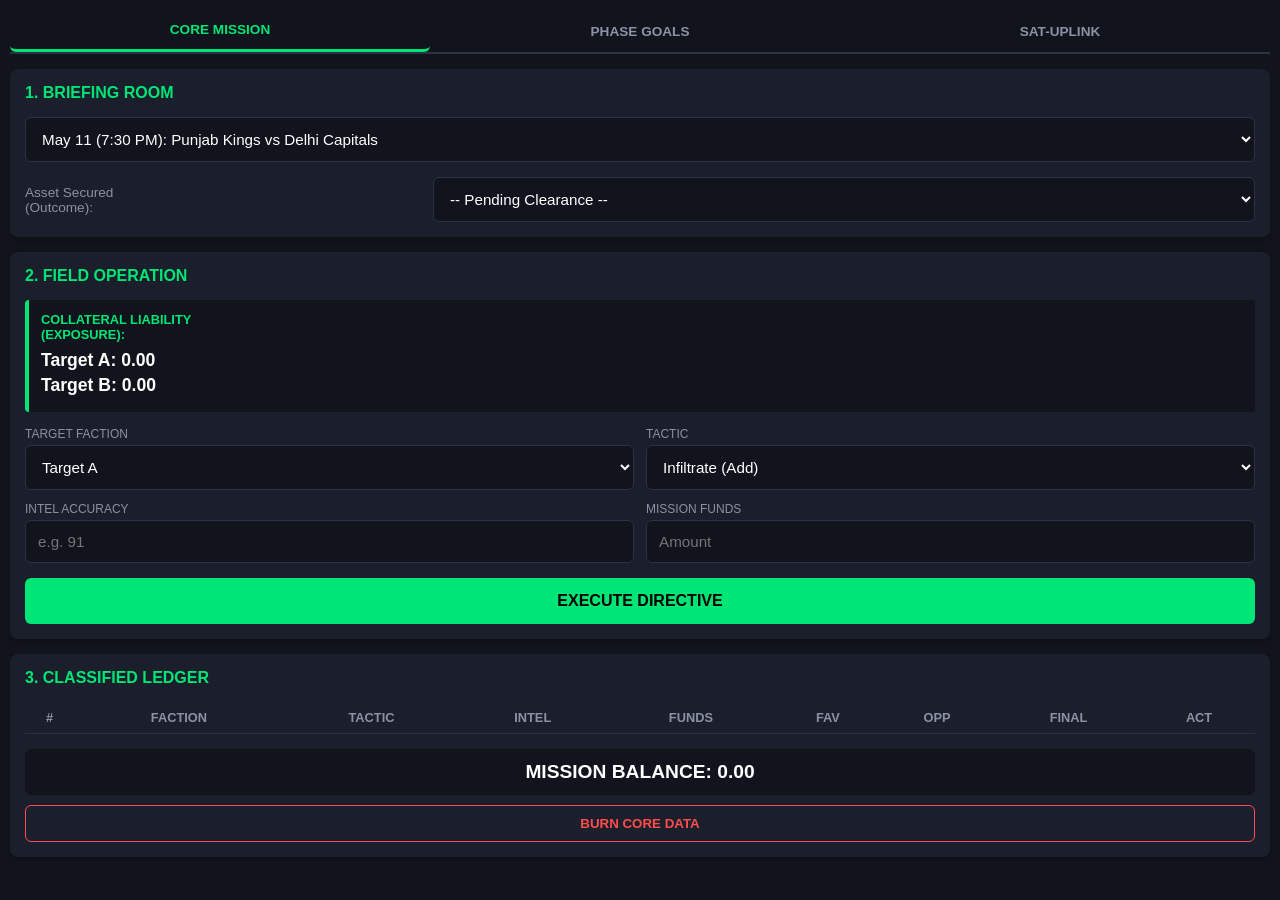
<file: index.html>
<!DOCTYPE html>
<html lang="en">
<head>
    <meta charset="UTF-8">
    <meta name="viewport" content="width=device-width, initial-scale=1.0, maximum-scale=1.0, user-scalable=no">
    <title>MI6 Classified Ledger</title>
    <link rel="stylesheet" href="style.css">
</head>
<body>

    <div class="tabs">
        <button id="btn-core" class="tab-btn active" onclick="switchTab('core')">CORE MISSION</button>
        <button id="btn-phases" class="tab-btn" onclick="switchTab('phases')">PHASE GOALS</button>
        <button id="btn-uplink" class="tab-btn" onclick="switchTab('uplink')">SAT-UPLINK</button>
    </div>

    <div id="coreTab" class="tab-content active">
        
        <div class="section-card">
            <div class="section-header">1. BRIEFING ROOM</div>
            <select id="matchSelect" class="mi-input" onchange="loadSelectedMatch()"></select>
            
            <div class="input-row" style="margin-top: 15px;">
                <div class="label-text">Asset Secured<br>(Outcome):</div>
                <select id="finalWinner" class="mi-input" onchange="calculateTable()"></select>
            </div>
        </div>

        <div class="section-card">
            <div class="section-header">2. FIELD OPERATION</div>
            
            <div class="exposure-box">
                <div class="exposure-title">COLLATERAL LIABILITY<br>(EXPOSURE):</div>
                <div id="previewTeam1" class="exposure-team neutral">Target A: 0.00</div>
                <div id="previewTeam2" class="exposure-team neutral">Target B: 0.00</div>
            </div>

            <div class="input-grid">
                <div>
                    <label>TARGET FACTION</label>
                    <select id="entryTeam" class="mi-input"></select>
                </div>
                <div>
                    <label>TACTIC</label>
                    <select id="entryAction" class="mi-input">
                        <option value="Play">Infiltrate (Add)</option>
                        <option value="Eat">Exfiltrate (Eat)</option>
                    </select>
                </div>
                <div>
                    <label>INTEL ACCURACY</label>
                    <input type="number" id="entryRate" class="mi-input" placeholder="e.g. 91">
                </div>
                <div>
                    <label>MISSION FUNDS</label>
                    <input type="number" id="entryStake" class="mi-input" placeholder="Amount">
                </div>
            </div>
            
            <button id="addBetBtn" class="btn-green" onclick="addBet()">EXECUTE DIRECTIVE</button>
        </div>

        <div class="section-card">
            <div class="section-header">3. CLASSIFIED LEDGER</div>
            <div class="table-container">
                <table>
                    <thead>
                        <tr>
                            <th>#</th>
                            <th>FACTION</th>
                            <th>TACTIC</th>
                            <th>INTEL</th>
                            <th>FUNDS</th>
                            <th>FAV</th>
                            <th>OPP</th>
                            <th>FINAL</th>
                            <th>ACT</th>
                        </tr>
                    </thead>
                    <tbody id="betTableBody"></tbody>
                </table>
            </div>
            
            <div class="mission-balance">
                MISSION BALANCE: <span id="totalNetProfit" class="neutral">0.00</span>
            </div>
            <button class="btn-danger" style="margin-top: 10px;" onclick="clearBets()">BURN CORE DATA</button>
        </div>
    </div>

    <div id="phasesTab" class="tab-content">
        <div class="section-card">
            
            <div class="phase-intel-card" id="phaseIntel" style="background: #1b1e2b; padding: 12px; border-radius: 6px; border-left: 3px solid #b366ff; margin-bottom: 15px;">
                <div style="color: #b366ff; font-weight: bold; margin-bottom: 5px;">> PHASE TRACKING STANDBY</div>
                <div style="color: #8b92a5; font-size: 0.85rem;">Awaiting Phase Intel from Uplink...</div>
            </div>

            <div class="phase-entry-card" style="background: rgba(255,255,255,0.03); padding: 15px; border-radius: 6px; border: 1px solid #2c3145;">
                <h4 style="color: #00e676; margin-top: 0; margin-bottom: 12px; font-size: 0.95rem;">> LOG SESSION DIRECTIVE</h4>
                
                <select id="phaseType" style="width: 100%; margin-bottom: 10px; padding: 10px; background: #0f111a; color: #fff; border: 1px solid #2c3145; border-radius: 4px;">
                    <option value="6 Overs">6 Overs</option>
                    <option value="10 Overs">10 Overs</option>
                    <option value="15 Overs">15 Overs</option>
                    <option value="20 Overs">20 Overs</option>
                    <option value="Fall of Wicket">Fall of Wicket</option>
                </select>
                
                <div style="display: flex; gap: 10px; margin-bottom: 10px;">
                    <input type="number" id="phaseRuns" placeholder="Target Runs (e.g. 52)" style="width: 50%; padding: 10px; background: #0f111a; color: #fff; border: 1px solid #2c3145; border-radius: 4px;">
                    <select id="phaseAction" style="width: 50%; padding: 10px; background: #0f111a; color: #fff; border: 1px solid #2c3145; border-radius: 4px;">
                        <option value="YES">YES (Make)</option>
                        <option value="NO">NO (Stop)</option>
                    </select>
                </div>
                
                <div style="display: flex; gap: 10px; margin-bottom: 12px;">
                    <input type="number" id="phaseStake" placeholder="Stake Amount" style="width: 100%; padding: 10px; background: #0f111a; color: #fff; border: 1px solid #2c3145; border-radius: 4px;">
                </div>
                
                <button onclick="addPhaseBet()" style="width: 100%; padding: 12px; background: #b366ff; color: #fff; border: none; border-radius: 4px; font-weight: bold; letter-spacing: 1px; cursor: pointer;">COMMIT SESSION</button>
            </div>

            <div style="margin-top: 15px; overflow-x: auto; background: #1b1e2b; border-radius: 6px; padding: 10px;">
                <table style="width: 100%; text-align: left; color: #fff; font-size: 0.85rem; border-collapse: collapse;">
                    <thead>
                        <tr style="border-bottom: 1px solid #2c3145; color: #8b92a5;">
                            <th style="padding: 8px 4px;">PHASE</th>
                            <th style="padding: 8px 4px;">RUNS</th>
                            <th style="padding: 8px 4px;">ACT</th>
                            <th style="padding: 8px 4px;">STAKE</th>
                            <th style="padding: 8px 4px;">X</th>
                        </tr>
                    </thead>
                    <tbody id="phaseTableBody">
                        </tbody>
                </table>
            </div>

        </div>
    </div>

    <div id="uplinkTab" class="tab-content">
        
        <div class="section-card" style="border: 1px solid #00e676;">
            <div class="uplink-header" style="color: #00e676;">LIVE FIELD TELEMETRY</div>
            <p class="uplink-desc">Ping secure satellite node for real-time match scores.</p>
            <div id="liveScoreBox" class="console-box">
                > AWAITING UPLINK INITIATION...
            </div>
        </div>

        <div class="section-card" style="border: 1px solid #b366ff;">
            <div class="uplink-header" style="color: #b366ff;">MI6 QUANTUM ORACLE (AI)</div>
            <p class="uplink-desc">Activate AI to predict outcome probabilities based on intercept data.</p>
            <div id="aiPredictionBox" class="console-box">
                > ORACLE ENGINE STANDBY...
            </div>
            
            <button class="btn-purple" onclick="establishUplink()">ESTABLISH SECURE UPLINK</button>
        </div>

    </div>

    <script src="app.js"></script>
</body>
</html>
</file>
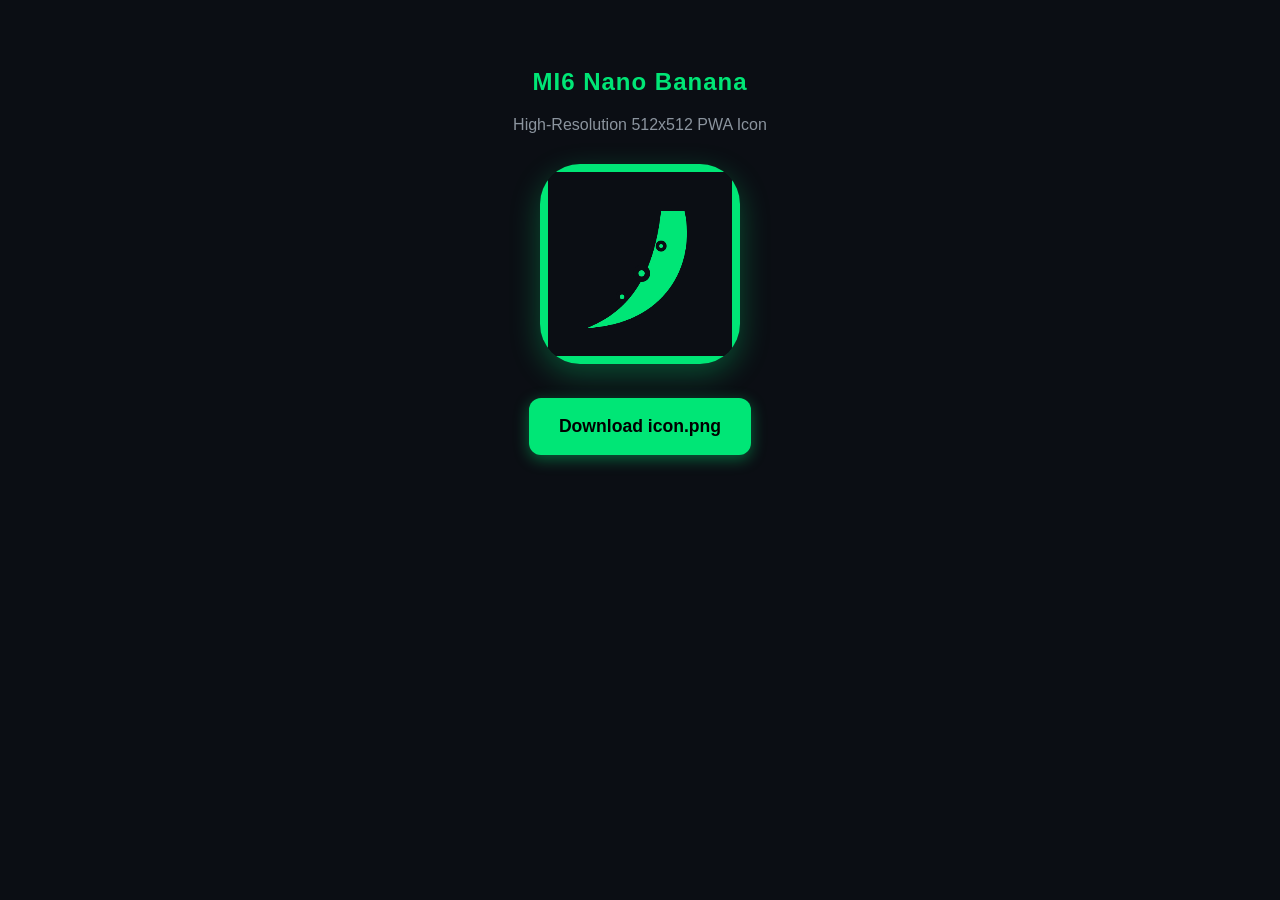
<file: Get_icon.html>
<!DOCTYPE html>
<html lang="en">
<head>
    <meta charset="UTF-8">
    <meta name="viewport" content="width=device-width, initial-scale=1.0">
    <title>Nano Banana Generator</title>
    <style>
        body { 
            background: #0b0e14; 
            color: white; 
            text-align: center; 
            font-family: -apple-system, sans-serif; 
            padding: 40px 20px; 
        }
        h2 { color: #00e676; letter-spacing: 1px; }
        p { color: #8b949e; margin-bottom: 30px; }
        
        /* The canvas shows you what the icon looks like before downloading */
        #iconCanvas { 
            width: 200px; 
            height: 200px; 
            border-radius: 40px; 
            box-shadow: 0 10px 30px rgba(0, 230, 118, 0.3); 
            margin-bottom: 30px;
        }

        button { 
            padding: 18px 30px; 
            background: #00e676; 
            color: #000;
            border: none; 
            border-radius: 12px; 
            font-size: 1.1rem; 
            font-weight: 800; 
            cursor: pointer; 
            box-shadow: 0 4px 15px rgba(0, 230, 118, 0.4);
            transition: transform 0.1s;
        }
        button:active { transform: scale(0.95); }
    </style>
</head>
<body>

    <h2>MI6 Nano Banana</h2>
    <p>High-Resolution 512x512 PWA Icon</p>
    
    <canvas id="iconCanvas" width="512" height="512"></canvas>
    <br>
    
    <button onclick="downloadIcon()">Download icon.png</button>

    <script>
        const canvas = document.getElementById('iconCanvas');
        const ctx = canvas.getContext('2d');

        // 1. MI6 Dark Background
        ctx.fillStyle = '#0b0e14';
        ctx.fillRect(0, 0, 512, 512);

        // 2. Neon Green Security Border
        ctx.strokeStyle = '#00e676';
        ctx.lineWidth = 20;
        ctx.strokeRect(10, 10, 492, 492);

        // 3. The "Nano Banana" Core Shape
        ctx.fillStyle = '#00e676';
        ctx.beginPath();
        ctx.moveTo(370, 120);
        ctx.bezierCurveTo(400, 260, 320, 410, 120, 420);
        ctx.bezierCurveTo(220, 380, 290, 300, 310, 120);
        ctx.closePath();
        ctx.fill();

        // 4. Cyber-Tech Cutouts (The "Nano" hardware dots)
        ctx.fillStyle = '#0b0e14';
        ctx.beginPath(); ctx.arc(260, 280, 22, 0, Math.PI*2); ctx.fill();
        ctx.beginPath(); ctx.arc(210, 340, 16, 0, Math.PI*2); ctx.fill();
        ctx.beginPath(); ctx.arc(310, 210, 14, 0, Math.PI*2); ctx.fill();

        // 5. Glowing Cores inside the cutouts
        ctx.fillStyle = '#00e676';
        ctx.beginPath(); ctx.arc(260, 280, 8, 0, Math.PI*2); ctx.fill();
        ctx.beginPath(); ctx.arc(210, 340, 6, 0, Math.PI*2); ctx.fill();
        ctx.beginPath(); ctx.arc(310, 210, 5, 0, Math.PI*2); ctx.fill();

        // Download Function
        function downloadIcon() {
            const link = document.createElement('a');
            link.download = 'icon.png';
            link.href = canvas.toDataURL('image/png');
            link.click();
        }
    </script>
</body>
</html>
</file>
<file: style.css>
:root {
    --bg-main: #12141d;
    --card-bg: #1b1e2b;
    --green-neon: #00e676;
    --purple-neon: #b366ff;
    --text-light: #ffffff;
    --text-muted: #8b92a5;
    --danger: #ff4d4d;
    --border-color: #2c3145;
}

* {
    box-sizing: border-box;
    margin: 0;
    padding: 0;
    font-family: -apple-system, BlinkMacSystemFont, "Segoe UI", Roboto, Helvetica, Arial, sans-serif;
}

body {
    background-color: var(--bg-main);
    color: var(--text-light);
    padding: 10px;
}

/* Tabs */
.tabs {
    display: flex;
    background-color: var(--bg-main);
    border-bottom: 2px solid var(--border-color);
    margin-bottom: 15px;
}

.tab-btn {
    flex: 1;
    background: transparent;
    color: var(--text-muted);
    border: none;
    padding: 12px 5px;
    font-size: 0.85rem;
    font-weight: bold;
    text-transform: uppercase;
    transition: 0.3s;
}

.tab-btn.active {
    color: var(--green-neon);
    border-bottom: 3px solid var(--green-neon);
}

.tab-content {
    display: none;
}

.tab-content.active {
    display: block;
}

/* Section Cards */
.section-card {
    background-color: var(--card-bg);
    border-radius: 8px;
    padding: 15px;
    margin-bottom: 15px;
    box-shadow: 0 4px 6px rgba(0,0,0,0.2);
}

.section-header {
    color: var(--green-neon);
    font-weight: 800;
    font-size: 1rem;
    margin-bottom: 15px;
    text-transform: uppercase;
}

/* Inputs & Forms */
.mi-input {
    width: 100%;
    background-color: #12141d;
    color: var(--text-light);
    border: 1px solid var(--border-color);
    padding: 12px;
    border-radius: 6px;
    font-size: 0.95rem;
    outline: none;
}

.input-row {
    display: flex;
    align-items: center;
    gap: 10px;
}

.label-text {
    font-size: 0.85rem;
    color: var(--text-muted);
    flex: 1;
}

.input-row select {
    flex: 2;
}

.input-grid {
    display: grid;
    grid-template-columns: 1fr 1fr;
    gap: 12px;
    margin-bottom: 15px;
}

label {
    display: block;
    font-size: 0.75rem;
    color: var(--text-muted);
    margin-bottom: 4px;
    text-transform: uppercase;
}

/* Exposure Box */
.exposure-box {
    border-left: 4px solid var(--green-neon);
    background-color: #12141d;
    padding: 12px;
    border-radius: 4px;
    margin-bottom: 15px;
}

.exposure-title {
    font-size: 0.8rem;
    color: var(--green-neon);
    font-weight: bold;
    margin-bottom: 8px;
}

.exposure-team {
    font-size: 1.1rem;
    font-weight: bold;
    margin-bottom: 4px;
}

/* Buttons */
button {
    cursor: pointer;
    font-weight: bold;
    border-radius: 6px;
    border: none;
    text-transform: uppercase;
}

.btn-green {
    width: 100%;
    background-color: var(--green-neon);
    color: #000;
    padding: 14px;
    font-size: 1rem;
}

.btn-purple {
    width: 100%;
    background-color: #8b3dff;
    color: #fff;
    padding: 14px;
    font-size: 1rem;
    margin-top: 15px;
}

.btn-danger {
    width: 100%;
    background-color: transparent;
    color: var(--danger);
    border: 1px solid var(--danger);
    padding: 10px;
}

/* Tables */
.table-container {
    overflow-x: auto;
    margin-bottom: 15px;
}

table {
    width: 100%;
    border-collapse: collapse;
    font-size: 0.8rem;
    text-align: center;
}

th {
    color: var(--text-muted);
    padding: 8px 4px;
    border-bottom: 1px solid var(--border-color);
}

td {
    padding: 10px 4px;
    border-bottom: 1px solid var(--border-color);
}

.mission-balance {
    font-size: 1.2rem;
    font-weight: bold;
    text-align: center;
    background: #12141d;
    padding: 12px;
    border-radius: 6px;
}

/* Colors */
.positive { color: var(--green-neon); }
.negative { color: var(--danger); }
.neutral { color: var(--text-light); }

/* UPLINK STYLES */
.uplink-header {
    font-weight: bold;
    font-size: 1.1rem;
    margin-bottom: 5px;
}

.uplink-desc {
    font-size: 0.8rem;
    color: var(--text-muted);
    margin-bottom: 15px;
}

.console-box {
    background-color: #12141d;
    color: var(--text-muted);
    font-family: 'Courier New', Courier, monospace;
    padding: 12px;
    border-radius: 6px;
    min-height: 80px;
    height: auto; /* Fixes the cut off text bug */
    overflow: visible;
    word-wrap: break-word;
    font-size: 0.9rem;
    line-height: 1.5;
}
</file>
